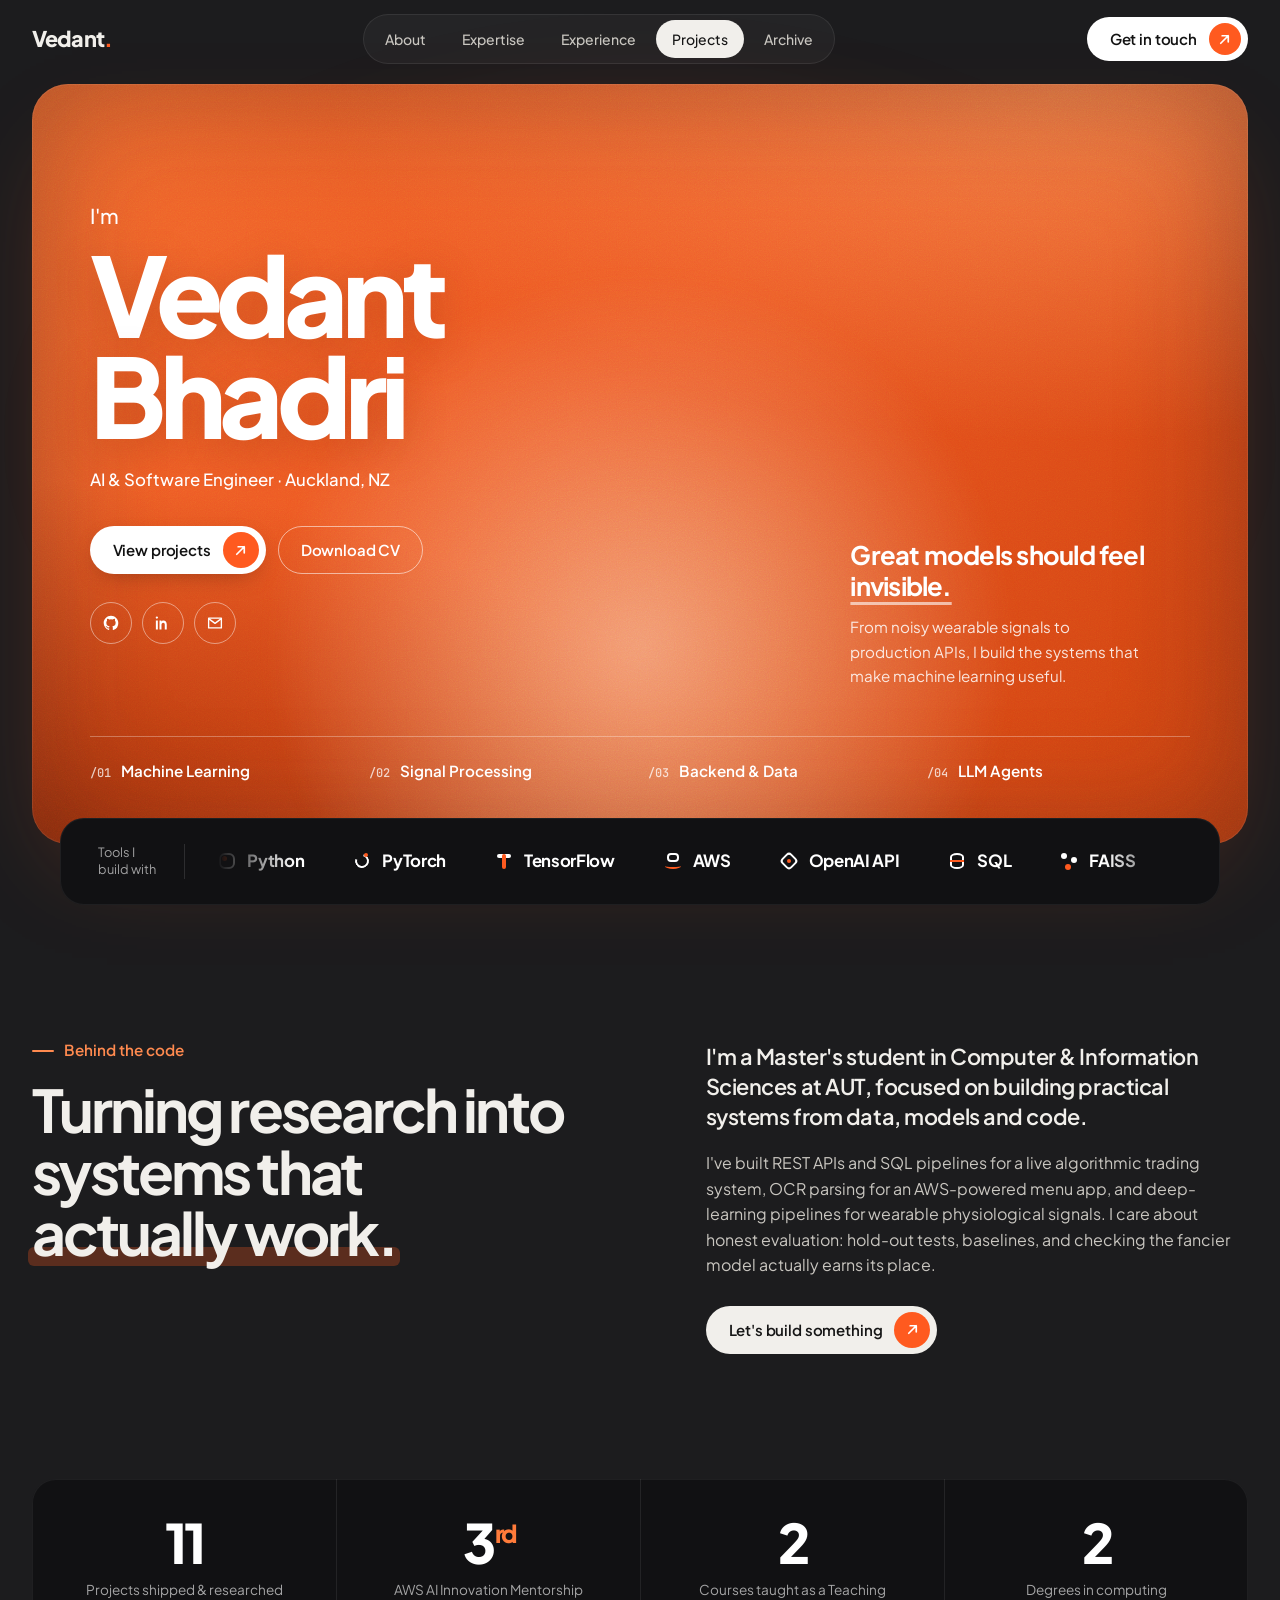
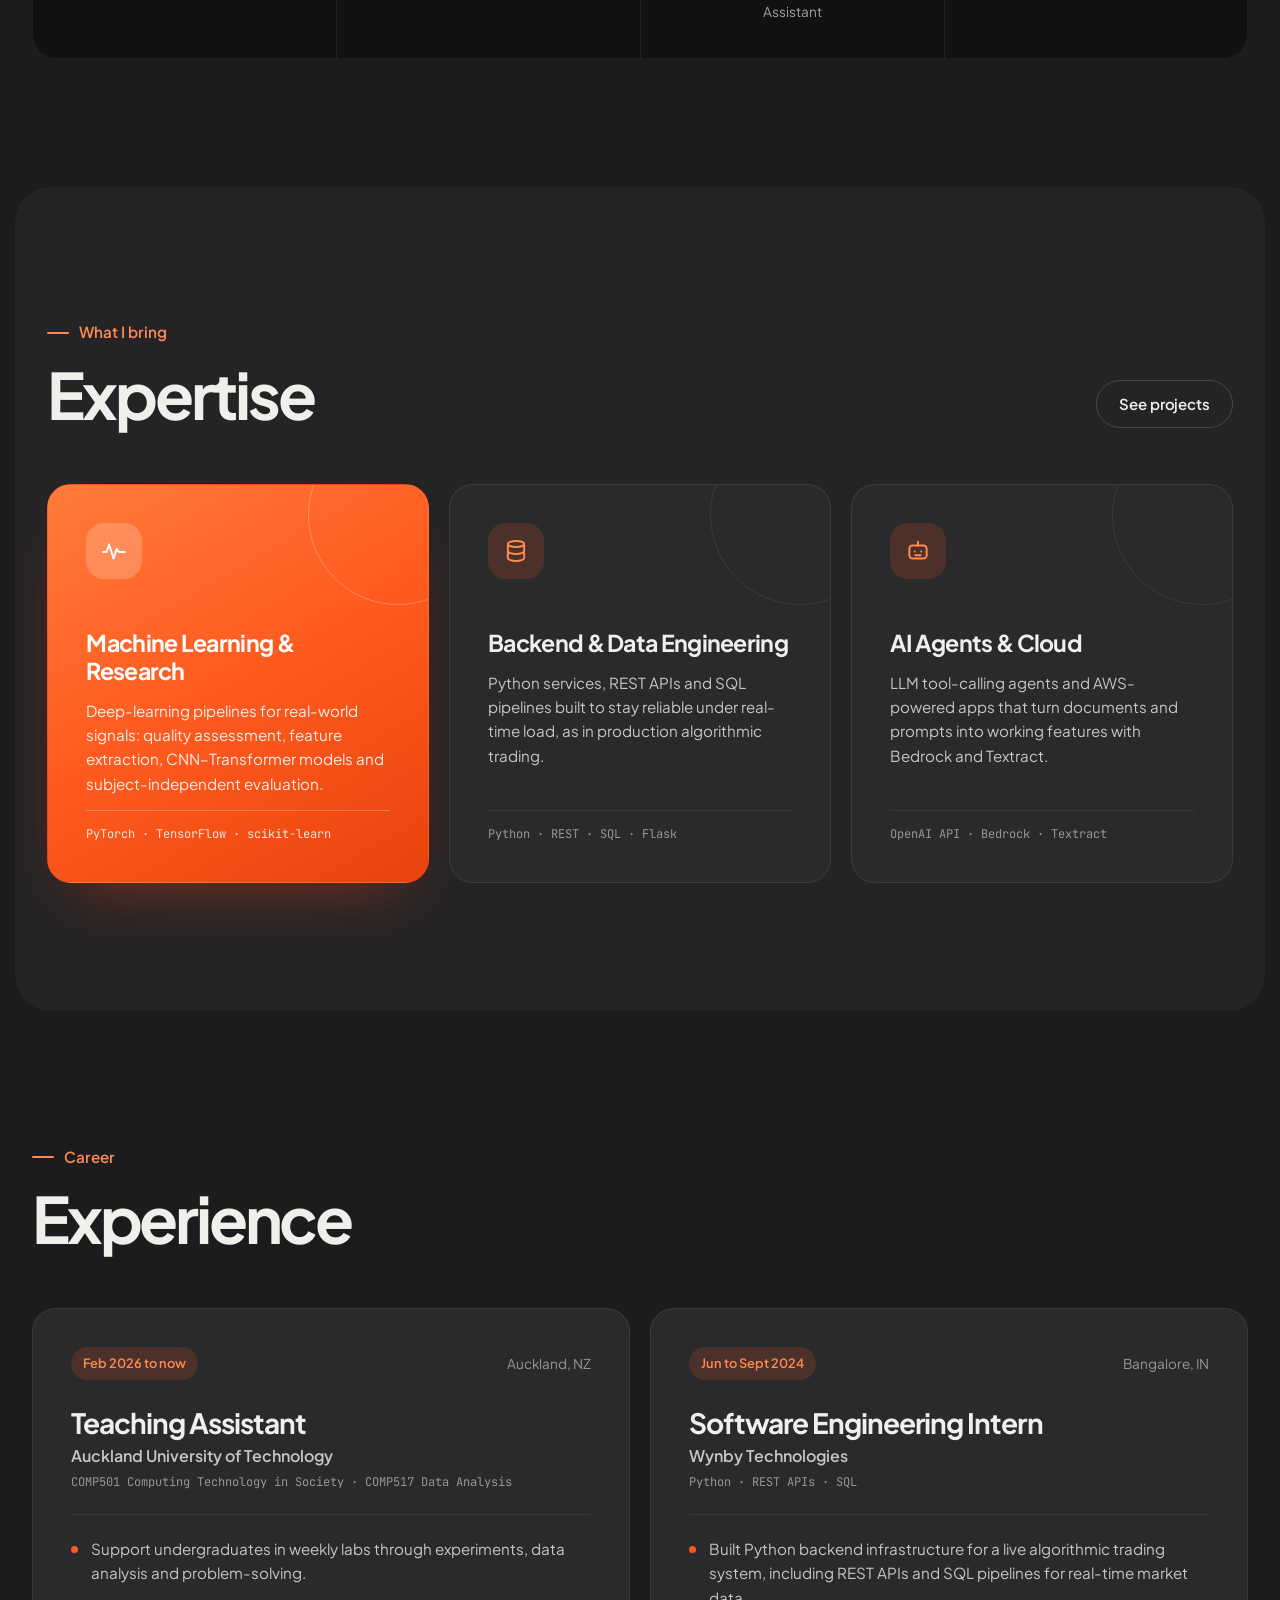
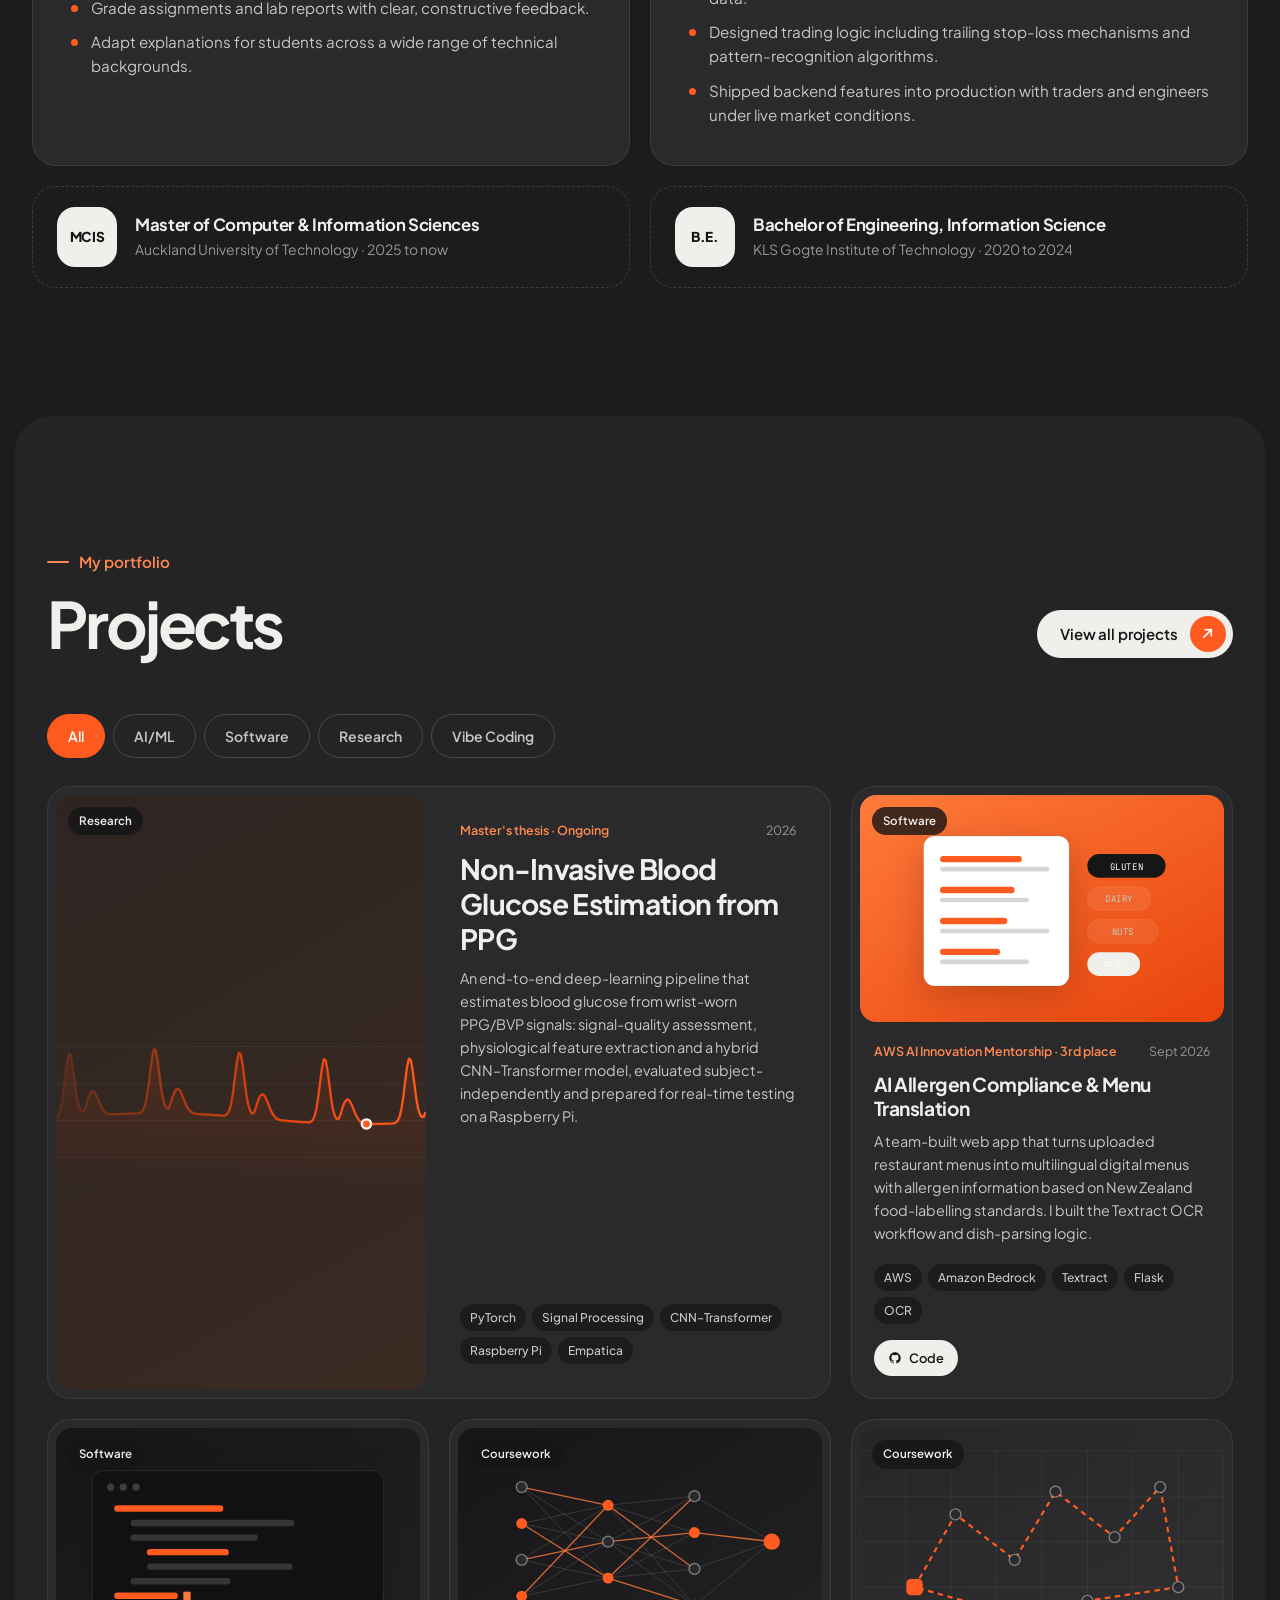
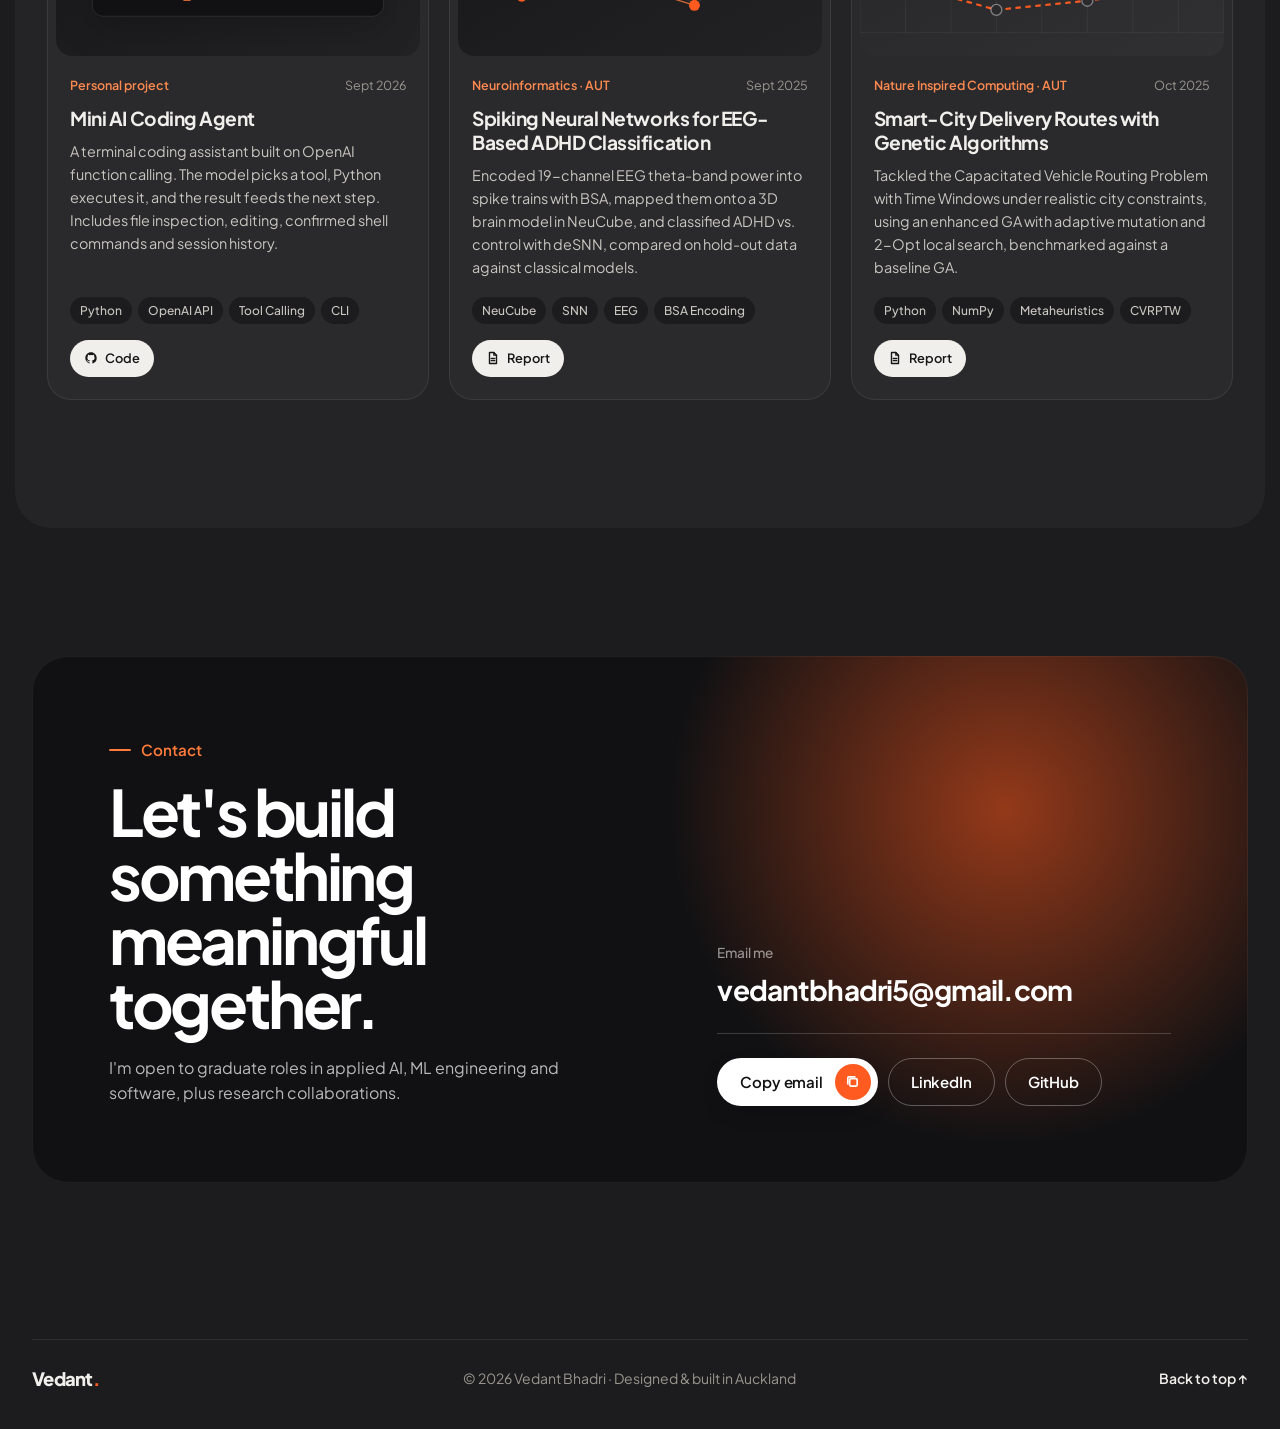
<file: index.html>
<!doctype html>
<html lang="en" data-theme="graphite">
  <head>
    <meta charset="utf-8">
    <meta name="viewport" content="width=device-width, initial-scale=1">
    <title>Vedant Bhadri · AI & Software Engineer</title>
    <meta name="description" content="Vedant Bhadri builds machine learning systems and software, from wearable-signal research to production backends.">
    <meta property="og:title" content="Vedant Bhadri · AI & Software Engineer">
    <meta property="og:description" content="Machine learning, signal processing and software engineering portfolio.">
    <meta property="og:type" content="website">
    <meta name="theme-color" content="#1c1c1e">
    <link rel="icon" href="assets/logo/favicon.svg" type="image/svg+xml">
    <link rel="preconnect" href="https://fonts.googleapis.com">
    <link rel="preconnect" href="https://fonts.gstatic.com" crossorigin>
    <link href="https://fonts.googleapis.com/css2?family=Plus+Jakarta+Sans:wght@400;500;600;700;800&family=JetBrains+Mono:wght@400;500&display=swap" rel="stylesheet">
    <link rel="stylesheet" href="css/styles.css">
  </head>
  <body>
    <a class="skip-link" href="#main">Skip to content</a>

    <!-- ============ NAV ============ -->
    <header class="nav-wrap" data-header>
      <nav class="nav container" aria-label="Primary">
        <a class="brand" href="#top" aria-label="Vedant Bhadri, home">Vedant<span>.</span></a>
        <div class="nav-links" data-nav>
          <a href="#about">About</a>
          <a href="#expertise">Expertise</a>
          <a href="#experience">Experience</a>
          <a href="#projects">Projects</a>
          <a href="projects.html">Archive</a>
        </div>
        <a class="pill-btn pill-btn-light nav-cta" href="#contact">
          Get in touch
          <span class="pill-arrow" aria-hidden="true"><svg viewBox="0 0 16 16"><path d="M4 12 12 4M5.5 4H12v6.5"/></svg></span>
        </a>
        <button class="menu-btn" type="button" aria-expanded="false" aria-controls="mobile-menu" data-menu-btn>
          <span></span><span></span>
          <span class="sr-only">Menu</span>
        </button>
      </nav>
      <div class="mobile-menu container" id="mobile-menu" data-mobile-menu>
        <a href="#about">About</a>
        <a href="#expertise">Expertise</a>
        <a href="#experience">Experience</a>
        <a href="#projects">Projects</a>
        <a href="projects.html">Archive</a>
        <a href="#contact">Contact</a>
      </div>
    </header>

    <main id="main">
      <!-- ============ HERO ============ -->
      <section class="hero-shell" id="top" aria-labelledby="hero-title">
        <div class="hero container">
          <div class="hero-glow" aria-hidden="true"></div>
          <div class="hero-grain" aria-hidden="true"></div>

          <div class="hero-main">
            <div class="hero-copy">
              <p class="hero-hello reveal">I'm</p>
              <h1 id="hero-title" class="reveal">Vedant<br>Bhadri</h1>
              <p class="hero-role reveal">AI &amp; Software Engineer · Auckland, NZ</p>
              <div class="hero-actions reveal">
                <a class="pill-btn pill-btn-light" href="#projects">
                  View projects
                  <span class="pill-arrow" aria-hidden="true"><svg viewBox="0 0 16 16"><path d="M4 12 12 4M5.5 4H12v6.5"/></svg></span>
                </a>
                <a class="pill-btn pill-btn-outline" href="assets/cv/vedant-bhadri-cv.pdf?v=2026-10-21" target="_blank" rel="noopener">Download CV</a>
              </div>
              <ul class="socials reveal" aria-label="Profiles">
                <li><a href="https://github.com/vedantbhadri" target="_blank" rel="noopener" aria-label="GitHub"><svg viewBox="0 0 24 24"><path d="M12 2.25c-5.38 0-9.75 4.37-9.75 9.75 0 4.31 2.8 7.96 6.68 9.25.49.09.67-.21.67-.47v-1.69c-2.72.59-3.3-1.16-3.3-1.16-.44-1.13-1.08-1.43-1.08-1.43-.88-.6.07-.59.07-.59.98.07 1.49 1 1.49 1 .86 1.48 2.27 1.050 2.82.8.09-.62.34-1.05.61-1.29-2.17-.25-4.45-1.09-4.45-4.83 0-1.07.38-1.94 1-2.62-.1-.25-.44-1.25.1-2.59 0 0 .82-.26 2.68 1a9.18 9.18 0 0 1 4.88 0c1.86-1.26 2.68-1 2.68-1 .54 1.34.2 2.34.1 2.59.62.68 1 1.55 1 2.62 0 3.75-2.29 4.58-4.46 4.82.35.3.66.89.66 1.8v2.67c0 .26.18.56.68.47A9.76 9.76 0 0 0 21.75 12c0-5.38-4.37-9.75-9.75-9.75Z"/></svg></a></li>
                <li><a href="https://www.linkedin.com/in/vedant-bhadri/" target="_blank" rel="noopener" aria-label="LinkedIn"><svg viewBox="0 0 24 24"><path d="M5.13 8.62H2.5v12.13h2.63V8.62ZM3.820 3.25a1.53 1.53 0 1 0 0 3.06 1.53 1.53 0 0 0 0-3.06Zm6.04 5.37H7.34v12.13h2.63v-6.2c0-1.63.75-2.91 2.35-2.91 1.37 0 2.04.98 2.04 2.76v6.35h2.63V13.9c0-3.42-1.82-5.17-4.25-5.17-1.43 0-2.3.63-2.88 1.38V8.62Z"/></svg></a></li>
                <li><a href="mailto:vedantbhadri5@gmail.com" aria-label="Email"><svg viewBox="0 0 24 24"><path d="M3.5 5.5h17v13h-17z" fill="none" stroke="currentColor" stroke-width="1.8" stroke-linejoin="round"/><path d="m4 6.5 8 6 8-6" fill="none" stroke="currentColor" stroke-width="1.8" stroke-linejoin="round"/></svg></a></li>
              </ul>
            </div>

            <div class="hero-side reveal">
              <p class="hero-side-title">Great models should feel <em>invisible.</em></p>
              <p>From noisy wearable signals to production APIs, I build the systems that make machine learning useful.</p>
            </div>
          </div>

          <ol class="hero-skills" aria-label="Specialties">
            <li class="reveal"><span>/01</span>Machine Learning</li>
            <li class="reveal"><span>/02</span>Signal Processing</li>
            <li class="reveal"><span>/03</span>Backend &amp; Data</li>
            <li class="reveal"><span>/04</span>LLM Agents</li>
          </ol>
        </div>

        <!-- Dark tool band, Folioblox "trusted by" style -->
        <div class="tool-band container" aria-label="Tools I build with">
          <p class="tool-band-label">Tools I<br>build with</p>
          <div class="tool-marquee">
            <div class="tool-track" data-marquee>
              <span><i class="ti ti-py"></i>Python</span>
              <span><i class="ti ti-torch"></i>PyTorch</span>
              <span><i class="ti ti-tf"></i>TensorFlow</span>
              <span><i class="ti ti-aws"></i>AWS</span>
              <span><i class="ti ti-ai"></i>OpenAI API</span>
              <span><i class="ti ti-db"></i>SQL</span>
              <span><i class="ti ti-vec"></i>FAISS</span>
              <span><i class="ti ti-pi"></i>Raspberry Pi</span>
            </div>
          </div>
        </div>
      </section>

      <!-- ============ ABOUT ============ -->
      <section class="section" id="about" aria-labelledby="about-title">
        <div class="container about">
          <div class="about-head reveal">
            <p class="eyebrow">Behind the code</p>
            <h2 id="about-title">Turning research into systems that <span class="hl">actually work.</span></h2>
          </div>
          <div class="about-body reveal">
            <p class="about-lead">I'm a Master's student in Computer &amp; Information Sciences at AUT, focused on building practical systems from data, models and code.</p>
            <p>I've built REST APIs and SQL pipelines for a live algorithmic trading system, OCR parsing for an AWS-powered menu app, and deep-learning pipelines for wearable physiological signals. I care about honest evaluation: hold-out tests, baselines, and checking the fancier model actually earns its place.</p>
            <a class="pill-btn pill-btn-dark" href="#contact">
              Let's build something
              <span class="pill-arrow" aria-hidden="true"><svg viewBox="0 0 16 16"><path d="M4 12 12 4M5.5 4H12v6.5"/></svg></span>
            </a>
          </div>

          <ul class="stats" aria-label="At a glance">
            <li class="reveal"><strong>11</strong><span>Projects shipped &amp; researched</span></li>
            <li class="reveal"><strong>3<sup>rd</sup></strong><span>AWS AI Innovation Mentorship</span></li>
            <li class="reveal"><strong>2</strong><span>Courses taught as a Teaching Assistant</span></li>
            <li class="reveal"><strong>2</strong><span>Degrees in computing</span></li>
          </ul>
        </div>
      </section>

      <!-- ============ EXPERTISE ============ -->
      <section class="section section-alt" id="expertise" aria-labelledby="expertise-title">
        <div class="container">
          <header class="section-head reveal">
            <div>
              <p class="eyebrow">What I bring</p>
              <h2 id="expertise-title">Expertise</h2>
            </div>
            <a class="pill-btn pill-btn-outline-dark" href="#projects">See projects</a>
          </header>

          <div class="services">
            <article class="service service-accent reveal">
              <span class="service-icon" aria-hidden="true"><svg viewBox="0 0 24 24"><path d="M2 13h3l2.5-7 4 13 3-9 2 3H22"/></svg></span>
              <h3>Machine Learning &amp; Research</h3>
              <p>Deep-learning pipelines for real-world signals: quality assessment, feature extraction, CNN–Transformer models and subject-independent evaluation.</p>
              <p class="service-tags">PyTorch · TensorFlow · scikit-learn</p>
            </article>
            <article class="service reveal">
              <span class="service-icon" aria-hidden="true"><svg viewBox="0 0 24 24"><ellipse cx="12" cy="5.5" rx="7.5" ry="2.75"/><path d="M4.5 5.5v6.5c0 1.5 3.4 2.75 7.5 2.75s7.5-1.25 7.5-2.75V5.5M4.5 12v6.5c0 1.5 3.4 2.75 7.5 2.75s7.5-1.25 7.5-2.75V12"/></svg></span>
              <h3>Backend &amp; Data Engineering</h3>
              <p>Python services, REST APIs and SQL pipelines built to stay reliable under real-time load, as in production algorithmic trading.</p>
              <p class="service-tags">Python · REST · SQL · Flask</p>
            </article>
            <article class="service reveal">
              <span class="service-icon" aria-hidden="true"><svg viewBox="0 0 24 24"><rect x="4" y="7" width="16" height="12" rx="3"/><path d="M12 7V3.5M9 12.5h.01M15 12.5h.01M9.5 16h5"/></svg></span>
              <h3>AI Agents &amp; Cloud</h3>
              <p>LLM tool-calling agents and AWS-powered apps that turn documents and prompts into working features with Bedrock and Textract.</p>
              <p class="service-tags">OpenAI API · Bedrock · Textract</p>
            </article>
          </div>
        </div>
      </section>

      <!-- ============ EXPERIENCE ============ -->
      <section class="section" id="experience" aria-labelledby="exp-title">
        <div class="container">
          <header class="section-head reveal">
            <div>
              <p class="eyebrow">Career</p>
              <h2 id="exp-title">Experience</h2>
            </div>
          </header>

          <div class="exp-grid">
            <article class="exp reveal">
              <div class="exp-top">
                <span class="exp-date">Feb 2026 to now</span>
                <span class="exp-place">Auckland, NZ</span>
              </div>
              <h3>Teaching Assistant</h3>
              <p class="exp-org">Auckland University of Technology</p>
              <p class="exp-sub">COMP501 Computing Technology in Society · COMP517 Data Analysis</p>
              <ul>
                <li>Support undergraduates in weekly labs through experiments, data analysis and problem-solving.</li>
                <li>Grade assignments and lab reports with clear, constructive feedback.</li>
                <li>Adapt explanations for students across a wide range of technical backgrounds.</li>
              </ul>
            </article>
            <article class="exp reveal">
              <div class="exp-top">
                <span class="exp-date">Jun to Sept 2024</span>
                <span class="exp-place">Bangalore, IN</span>
              </div>
              <h3>Software Engineering Intern</h3>
              <p class="exp-org">Wynby Technologies</p>
              <p class="exp-sub">Python · REST APIs · SQL</p>
              <ul>
                <li>Built Python backend infrastructure for a live algorithmic trading system, including REST APIs and SQL pipelines for real-time market data.</li>
                <li>Designed trading logic including trailing stop-loss mechanisms and pattern-recognition algorithms.</li>
                <li>Shipped backend features into production with traders and engineers under live market conditions.</li>
              </ul>
            </article>
          </div>

          <div class="edu-row">
            <article class="edu reveal">
              <span class="edu-badge">MCIS</span>
              <div>
                <h3>Master of Computer &amp; Information Sciences</h3>
                <p>Auckland University of Technology · 2025 to now</p>
              </div>
            </article>
            <article class="edu reveal">
              <span class="edu-badge">B.E.</span>
              <div>
                <h3>Bachelor of Engineering, Information Science</h3>
                <p>KLS Gogte Institute of Technology · 2020 to 2024</p>
              </div>
            </article>
          </div>
        </div>
      </section>

      <!-- ============ PROJECTS ============ -->
      <section class="section section-alt" id="projects" aria-labelledby="projects-title">
        <div class="container">
          <header class="section-head reveal">
            <div>
              <p class="eyebrow">My portfolio</p>
              <h2 id="projects-title">Projects</h2>
            </div>
            <a class="pill-btn pill-btn-dark" href="projects.html">
              View all projects
              <span class="pill-arrow" aria-hidden="true"><svg viewBox="0 0 16 16"><path d="M4 12 12 4M5.5 4H12v6.5"/></svg></span>
            </a>
          </header>

          <div class="filters reveal" role="tablist" aria-label="Filter projects" data-filters>
            <button class="filter is-active" type="button" role="tab" aria-selected="true" data-filter="All">All</button>
            <button class="filter" type="button" role="tab" aria-selected="false" data-filter="AI/ML">AI/ML</button>
            <button class="filter" type="button" role="tab" aria-selected="false" data-filter="Software">Software</button>
            <button class="filter" type="button" role="tab" aria-selected="false" data-filter="Research">Research</button>
            <button class="filter" type="button" role="tab" aria-selected="false" data-filter="Vibe Coding">Vibe Coding</button>
          </div>

          <div class="work-grid" data-projects="featured"></div>
        </div>
      </section>

      <!-- ============ CONTACT ============ -->
      <section class="section" id="contact" aria-labelledby="contact-title">
        <div class="container">
          <div class="contact reveal">
            <div class="contact-glow" aria-hidden="true"></div>
            <div class="contact-left">
              <p class="eyebrow eyebrow-light">Contact</p>
              <h2 id="contact-title">Let's build something meaningful together.</h2>
              <p>I'm open to graduate roles in applied AI, ML engineering and software, plus research collaborations.</p>
            </div>
            <div class="contact-right">
              <a class="contact-mail" href="mailto:vedantbhadri5@gmail.com">
                <span>Email me</span>
                vedantbhadri5@gmail.com
              </a>
              <div class="contact-actions">
                <button class="pill-btn pill-btn-light" type="button" data-copy="vedantbhadri5@gmail.com">
                  <span data-copy-label>Copy email</span>
                  <span class="pill-arrow" aria-hidden="true"><svg viewBox="0 0 16 16"><rect x="5" y="5" width="8" height="8" rx="1.5"/><path d="M3 10.5V4a1 1 0 0 1 1-1h6.5"/></svg></span>
                </button>
                <a class="pill-btn pill-btn-outline" href="https://www.linkedin.com/in/vedant-bhadri/" target="_blank" rel="noopener">LinkedIn</a>
                <a class="pill-btn pill-btn-outline" href="https://github.com/vedantbhadri" target="_blank" rel="noopener">GitHub</a>
              </div>
            </div>
          </div>
        </div>
      </section>
    </main>

    <footer class="footer">
      <div class="container footer-inner">
        <a class="brand" href="#top">Vedant<span>.</span></a>
        <p>© <span data-year>2026</span> Vedant Bhadri · Designed &amp; built in Auckland</p>
        <a class="footer-top" href="#top">Back to top ↑</a>
      </div>
    </footer>

    <script src="js/data.js"></script>
    <script src="js/main.js"></script>
  </body>
</html>
</file>
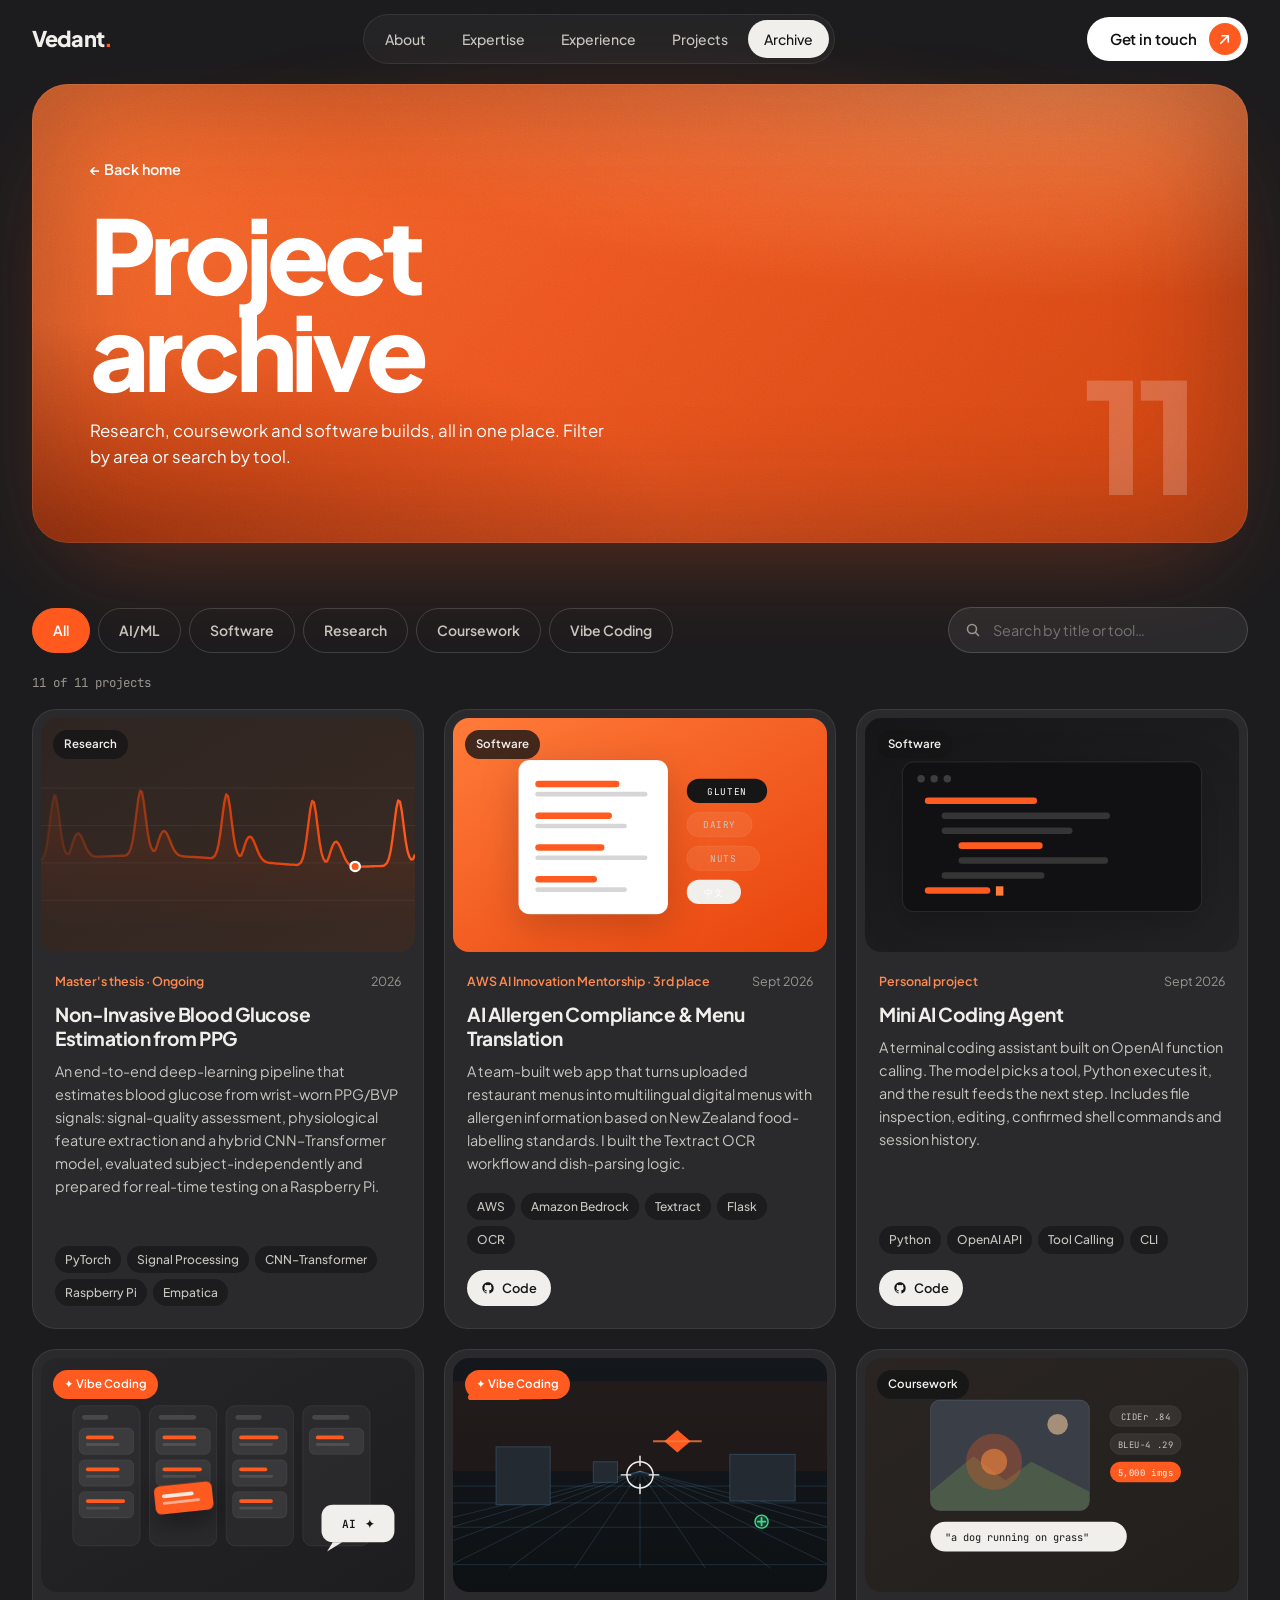
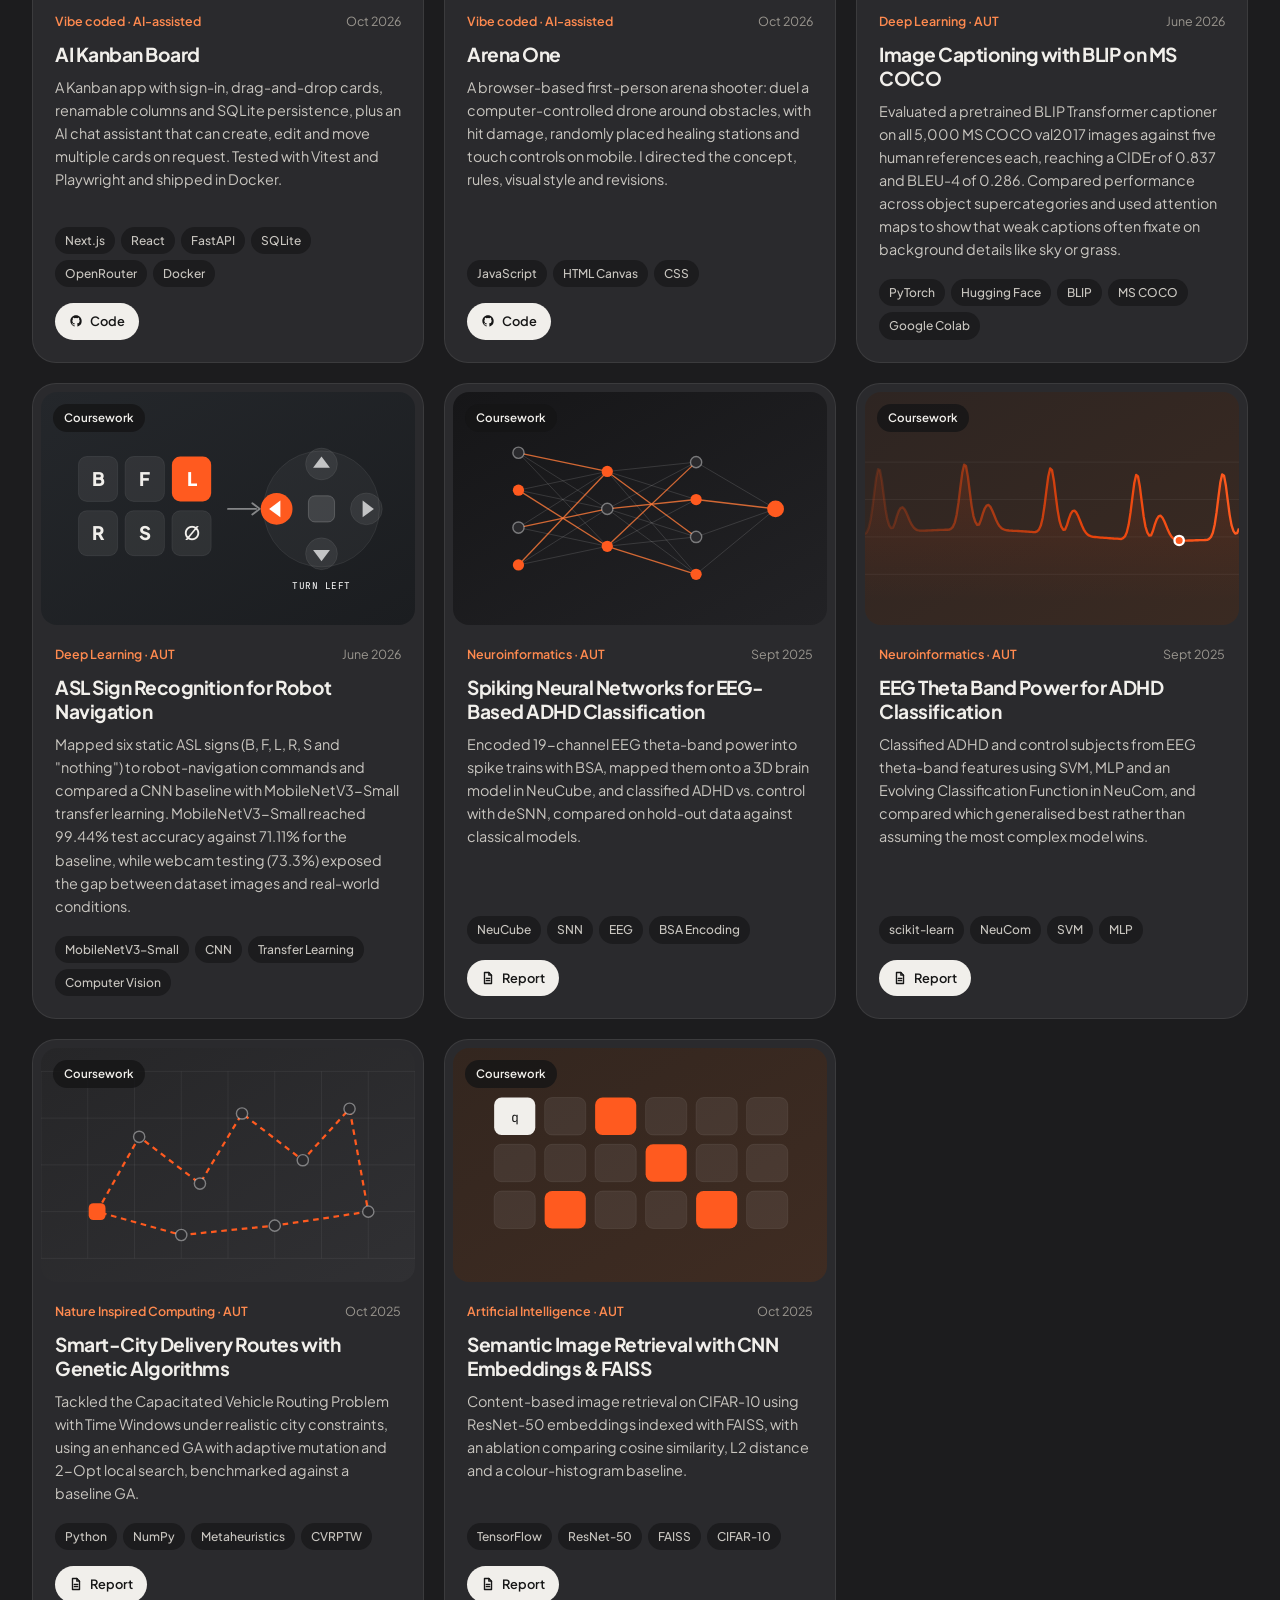
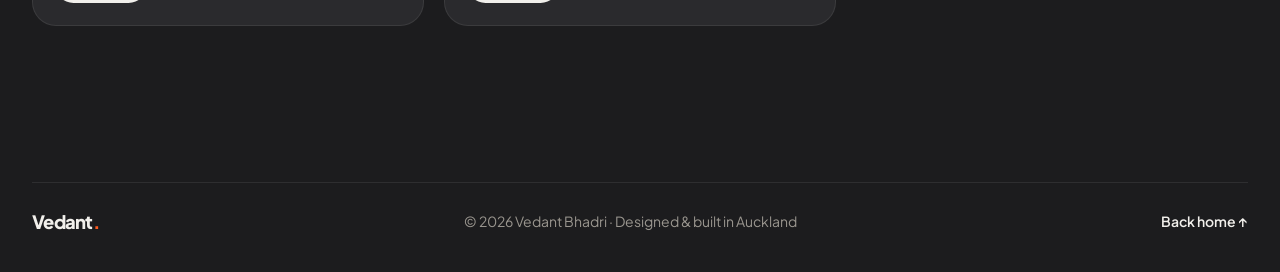
<file: projects.html>
<!doctype html>
<html lang="en" data-theme="graphite">
  <head>
    <meta charset="utf-8">
    <meta name="viewport" content="width=device-width, initial-scale=1">
    <title>Project Archive · Vedant Bhadri</title>
    <meta name="description" content="All projects by Vedant Bhadri: research, coursework and software builds in AI, ML and engineering.">
    <meta name="theme-color" content="#1c1c1e">
    <link rel="icon" href="assets/logo/favicon.svg" type="image/svg+xml">
    <link rel="preconnect" href="https://fonts.googleapis.com">
    <link rel="preconnect" href="https://fonts.gstatic.com" crossorigin>
    <link href="https://fonts.googleapis.com/css2?family=Plus+Jakarta+Sans:wght@400;500;600;700;800&family=JetBrains+Mono:wght@400;500&display=swap" rel="stylesheet">
    <link rel="stylesheet" href="css/styles.css">
  </head>
  <body>
    <a class="skip-link" href="#main">Skip to content</a>

    <header class="nav-wrap" data-header>
      <nav class="nav container" aria-label="Primary">
        <a class="brand" href="index.html" aria-label="Vedant Bhadri, home">Vedant<span>.</span></a>
        <div class="nav-links" data-nav>
          <a href="index.html#about">About</a>
          <a href="index.html#expertise">Expertise</a>
          <a href="index.html#experience">Experience</a>
          <a href="index.html#projects">Projects</a>
          <a href="projects.html" aria-current="page">Archive</a>
        </div>
        <a class="pill-btn pill-btn-light nav-cta" href="index.html#contact">
          Get in touch
          <span class="pill-arrow" aria-hidden="true"><svg viewBox="0 0 16 16"><path d="M4 12 12 4M5.5 4H12v6.5"/></svg></span>
        </a>
        <button class="menu-btn" type="button" aria-expanded="false" aria-controls="mobile-menu" data-menu-btn>
          <span></span><span></span>
          <span class="sr-only">Menu</span>
        </button>
      </nav>
      <div class="mobile-menu container" id="mobile-menu" data-mobile-menu>
        <a href="index.html#about">About</a>
        <a href="index.html#expertise">Expertise</a>
        <a href="index.html#experience">Experience</a>
        <a href="index.html#projects">Projects</a>
        <a href="projects.html" aria-current="page">Archive</a>
        <a href="index.html#contact">Contact</a>
      </div>
    </header>

    <main id="main">
      <section class="archive-shell" aria-labelledby="archive-title">
        <div class="container archive-hero">
          <div class="hero-grain" aria-hidden="true"></div>
          <a class="back-link reveal" href="index.html">← Back home</a>
          <h1 id="archive-title" class="reveal">Project<br>archive</h1>
          <p class="reveal">Research, coursework and software builds, all in one place. Filter by area or search by tool.</p>
          <span class="archive-count" data-total aria-hidden="true">07</span>
        </div>
      </section>

      <section class="section section-archive" aria-label="All projects">
        <div class="container">
          <div class="toolbar reveal">
            <div class="filters" role="tablist" aria-label="Filter projects" data-filters>
              <button class="filter is-active" type="button" role="tab" aria-selected="true" data-filter="All">All</button>
              <button class="filter" type="button" role="tab" aria-selected="false" data-filter="AI/ML">AI/ML</button>
              <button class="filter" type="button" role="tab" aria-selected="false" data-filter="Software">Software</button>
              <button class="filter" type="button" role="tab" aria-selected="false" data-filter="Research">Research</button>
              <button class="filter" type="button" role="tab" aria-selected="false" data-filter="Coursework">Coursework</button>
              <button class="filter" type="button" role="tab" aria-selected="false" data-filter="Vibe Coding">Vibe Coding</button>
            </div>
            <label class="search">
              <svg viewBox="0 0 16 16" aria-hidden="true"><circle cx="7" cy="7" r="4.5"/><path d="m10.5 10.5 3 3"/></svg>
              <span class="sr-only">Search projects</span>
              <input type="search" placeholder="Search by title or tool…" data-search>
            </label>
          </div>
          <p class="count" data-count aria-live="polite"></p>
          <div class="work-grid" data-projects="all"></div>
          <p class="empty" data-empty hidden>No projects match that search, yet.</p>
        </div>
      </section>
    </main>

    <footer class="footer">
      <div class="container footer-inner">
        <a class="brand" href="index.html">Vedant<span>.</span></a>
        <p>© <span data-year>2026</span> Vedant Bhadri · Designed &amp; built in Auckland</p>
        <a class="footer-top" href="index.html">Back home ↑</a>
      </div>
    </footer>

    <script src="js/data.js"></script>
    <script src="js/main.js"></script>
  </body>
</html>
</file>
<file: css/styles.css>
/* =========================================================
   Vedant Bhadri · Portfolio v2
   Light base · vivid orange hero · ink contrast bands
   ========================================================= */

:root {
  color-scheme: light;

  --bg: #f4f1ec;
  --bg-alt: #ebe6de;
  --surface: #ffffff;

  --ink: #121212;
  --ink-2: #3a3a3a;
  --muted: #6f6a63;
  --line: rgba(18, 18, 18, 0.09);
  --line-2: rgba(18, 18, 18, 0.16);

  --orange: #ff5a1f;
  --orange-2: #ff7b3a;
  --orange-deep: #e8430b;
  --orange-soft: #ffe6da;
  --band: #161514;
  --accent-text: var(--orange-deep);
  --solid-bg: var(--ink);          /* filled dark buttons, active pills, badges */
  --solid-fg: #fff;
  --nav-bg: rgba(244, 241, 236, .82);
  --chip-bg: rgba(255,255,255,.6);
  --hover-tint: rgba(18,18,18,.05);
  --accent: var(--orange-deep);   /* used by generated SVG visuals */
  --accent-2: var(--orange);

  --font: "Plus Jakarta Sans", ui-sans-serif, system-ui, -apple-system, "Segoe UI", sans-serif;
  --mono: "JetBrains Mono", ui-monospace, "SF Mono", Menlo, monospace;

  --r-sm: 14px;
  --r: 24px;
  --r-lg: 36px;

  --shadow: 0 1px 2px rgba(18,18,18,.04), 0 18px 40px -18px rgba(18,18,18,.18);
  --shadow-orange: 0 30px 60px -24px rgba(232, 67, 11, 0.55);

  --max: 1240px;
  --gutter: clamp(16px, 3.5vw, 32px);
  --ease: cubic-bezier(0.22, 1, 0.36, 1);
}

/* ---------- Base ---------- */
*, *::before, *::after { box-sizing: border-box; }
html { scroll-behavior: smooth; scroll-padding-top: 90px; -webkit-text-size-adjust: 100%; }
body {
  margin: 0;
  background: var(--bg);
  color: var(--ink);
  font-family: var(--font);
  font-size: 16px;
  line-height: 1.6;
  -webkit-font-smoothing: antialiased;
  overflow-x: hidden;
}
::selection { background: var(--orange); color: #fff; }
img, svg { display: block; max-width: 100%; }
a { color: inherit; text-decoration: none; }
button { font: inherit; color: inherit; }
h1, h2, h3, p { margin: 0; }
h1, h2, h3 { letter-spacing: -0.035em; line-height: 1.05; font-weight: 700; }
:focus-visible { outline: 2px solid var(--orange); outline-offset: 3px; border-radius: 8px; }

.container { width: min(var(--max), 100% - 2 * var(--gutter)); margin-inline: auto; }
.sr-only { position: absolute; width: 1px; height: 1px; overflow: hidden; clip: rect(0 0 0 0); white-space: nowrap; }
.skip-link {
  position: fixed; left: 16px; top: -60px; z-index: 100; padding: 10px 16px;
  border-radius: 999px; background: var(--ink); color: #fff; transition: top .2s;
}
.skip-link:focus { top: 16px; }

/* ---------- Pill buttons (arrow badge) ---------- */
.pill-btn {
  display: inline-flex; align-items: center; gap: 12px;
  min-height: 48px; padding: 0 6px 0 22px;
  border: 1px solid transparent; border-radius: 999px;
  font-size: 0.9375rem; font-weight: 600; letter-spacing: -0.01em;
  cursor: pointer; white-space: nowrap;
  transition: transform .3s var(--ease), background .2s, color .2s, border-color .2s, box-shadow .3s var(--ease);
}
.pill-btn:not(:has(.pill-arrow)) { padding: 0 22px; }
.pill-btn:hover { transform: translateY(-2px); }
.pill-arrow {
  display: grid; place-items: center; flex: none;
  width: 36px; height: 36px; border-radius: 50%;
  background: var(--orange); color: #fff;
  transition: transform .35s var(--ease), background .2s;
}
.pill-arrow svg { width: 15px; height: 15px; fill: none; stroke: currentColor; stroke-width: 1.8; stroke-linecap: round; stroke-linejoin: round; }
.pill-btn:hover .pill-arrow { transform: rotate(45deg); }
.pill-btn[data-copy]:hover .pill-arrow { transform: none; }

.pill-btn-light { background: #fff; color: #121212; box-shadow: 0 8px 24px -10px rgba(0,0,0,.35); }
.pill-btn-dark { background: var(--solid-bg); color: var(--solid-fg); }
.pill-btn-dark:hover { background: var(--solid-bg); filter: brightness(1.15); box-shadow: 0 14px 28px -12px rgba(0,0,0,.5); }
.pill-btn-outline { border-color: rgba(255,255,255,.55); color: #fff; }
.pill-btn-outline:hover { background: rgba(255,255,255,.14); border-color: #fff; }
.pill-btn-outline-dark { border-color: var(--line-2); color: var(--ink); }
.pill-btn-outline-dark:hover { border-color: var(--ink); background: var(--surface); }

/* ---------- Nav ---------- */
.nav-wrap {
  position: fixed; inset: 0 0 auto; z-index: 50;
  padding: 14px 0;
  transition: padding .35s var(--ease), background .35s, box-shadow .35s;
}
.nav-wrap.is-scrolled {
  padding: 8px 0;
  background: var(--nav-bg);
  box-shadow: 0 1px 0 var(--line);
  backdrop-filter: saturate(1.4) blur(16px); -webkit-backdrop-filter: saturate(1.4) blur(16px);
}
.nav { display: flex; align-items: center; gap: 16px; }
.brand { font-size: 1.35rem; font-weight: 800; letter-spacing: -0.04em; margin-right: auto; }
.brand span { color: var(--orange); }
.nav-links { display: flex; gap: 4px; padding: 5px; border-radius: 999px; background: var(--chip-bg); border: 1px solid var(--line); }
.nav-links a {
  padding: 8px 16px; border-radius: 999px;
  font-size: 0.875rem; font-weight: 500; color: var(--ink-2);
  transition: background .2s, color .2s;
}
.nav-links a:hover { color: var(--ink); background: var(--hover-tint); }
.nav-links a.is-active, .nav-links a[aria-current="page"] { background: var(--solid-bg); color: var(--solid-fg); }
.nav-cta { margin-left: auto; min-height: 44px; }
.nav-cta .pill-arrow { width: 32px; height: 32px; }
.nav-wrap:not(.is-scrolled) .nav-cta { box-shadow: none; border-color: var(--line); }

.menu-btn {
  display: none; position: relative; width: 44px; height: 44px; border: 0; border-radius: 50%;
  background: var(--solid-bg); cursor: pointer;
}
.menu-btn span:not(.sr-only) { position: absolute; left: 14px; width: 16px; height: 2px; border-radius: 2px; background: var(--solid-fg); transition: transform .3s var(--ease); }
.menu-btn span:nth-child(1) { top: 17px; }
.menu-btn span:nth-child(2) { top: 24px; }
.menu-open .menu-btn span:nth-child(1) { transform: translateY(3.5px) rotate(45deg); }
.menu-open .menu-btn span:nth-child(2) { transform: translateY(-3.5px) rotate(-45deg); }
.mobile-menu {
  display: none; margin-top: 10px; padding: 8px;
  background: var(--surface); border: 1px solid var(--line); border-radius: var(--r); box-shadow: var(--shadow);
}
.mobile-menu a { display: block; padding: 13px 16px; border-radius: 14px; font-size: 1.05rem; font-weight: 600; }
.mobile-menu a:hover { background: var(--bg); }

/* ---------- Hero ---------- */
.hero-shell { padding-top: 84px; }

.hero {
  position: relative; isolation: isolate; overflow: hidden;
  display: flex; flex-direction: column;
  min-height: min(760px, calc(100vh - 100px));
  padding: clamp(36px, 5vw, 64px) clamp(24px, 4.5vw, 64px) calc(clamp(28px, 3vw, 40px) + 22px); /* extra bottom room: the tools strip overlaps the panel by 26px */
  border-radius: var(--r-lg);
  background:
    radial-gradient(120% 90% at 85% 0%, #ffb07a 0%, transparent 55%),
    radial-gradient(90% 80% at 0% 100%, #c93a08 0%, transparent 60%),
    linear-gradient(135deg, var(--orange-2) 0%, var(--orange) 45%, var(--orange-deep) 100%);
  color: #fff;
  box-shadow: var(--shadow-orange);
}
.hero-glow {
  position: absolute; z-index: -1; left: 50%; bottom: -30%;
  width: 70%; aspect-ratio: 1; transform: translateX(-50%);
  border-radius: 50%;
  background: radial-gradient(circle, rgba(255, 220, 190, .55), transparent 62%);
  filter: blur(10px);
  animation: breathe 9s ease-in-out infinite alternate;
}
@keyframes breathe { to { transform: translateX(-50%) scale(1.12); opacity: .75; } }
.hero-grain {
  position: absolute; inset: 0; z-index: -1; opacity: .22; mix-blend-mode: overlay; pointer-events: none;
  background-image: url("data:image/svg+xml,%3Csvg xmlns='http://www.w3.org/2000/svg' width='160' height='160'%3E%3Cfilter id='n'%3E%3CfeTurbulence type='fractalNoise' baseFrequency='.9' numOctaves='2' stitchTiles='stitch'/%3E%3C/filter%3E%3Crect width='100%25' height='100%25' filter='url(%23n)'/%3E%3C/svg%3E");
}

.hero-main {
  flex: 1;
  display: grid;
  grid-template-columns: minmax(0, 1.6fr) minmax(0, 0.8fr);
  align-items: end;
  gap: clamp(16px, 3vw, 40px);
}
.hero-copy { align-self: center; position: relative; z-index: 2; }
.hero-hello { font-size: clamp(1.1rem, 1.6vw, 1.35rem); font-weight: 500; opacity: .9; margin-bottom: 10px; }
.hero h1 {
  font-size: clamp(3.4rem, 8.6vw, 7.4rem);
  font-weight: 800;
  line-height: .92;
  letter-spacing: -0.055em;
  text-shadow: 0 10px 40px rgba(120, 30, 0, .25);
}
.hero-role { margin-top: 22px; font-size: 1.05rem; font-weight: 500; opacity: .92; }
.hero-actions { display: flex; flex-wrap: wrap; gap: 12px; margin-top: 32px; }
.socials { display: flex; gap: 10px; margin: 28px 0 0; padding: 0; list-style: none; }
.socials a {
  display: grid; place-items: center; width: 42px; height: 42px; border-radius: 50%;
  border: 1px solid rgba(255,255,255,.45);
  transition: background .2s, color .2s, transform .3s var(--ease);
}
.socials a:hover { background: #fff; color: var(--orange); transform: translateY(-2px); }
.socials svg { width: 18px; height: 18px; fill: currentColor; }

.hero-side { align-self: end; justify-self: end; max-width: 340px; padding-bottom: 8px; position: relative; z-index: 2; }
.hero-side-title { font-size: clamp(1.3rem, 2vw, 1.7rem); font-weight: 700; line-height: 1.2; letter-spacing: -0.03em; margin-bottom: 14px; }
.hero-side-title em { font-style: normal; text-decoration: underline; text-decoration-thickness: 3px; text-underline-offset: 6px; text-decoration-color: rgba(255,255,255,.6); }
.hero-side p:not(.hero-side-title) { font-size: .95rem; opacity: .85; max-width: 300px; }

.hero-skills {
  position: relative; z-index: 2;
  display: grid; grid-template-columns: repeat(4, 1fr); gap: 16px;
  margin: 40px 0 0; padding: 22px 0 0; list-style: none;
  border-top: 1px solid rgba(255,255,255,.3);
}
.hero-skills li { display: flex; align-items: baseline; gap: 10px; font-weight: 600; font-size: .95rem; }
.hero-skills span { font-family: var(--mono); font-size: .75rem; font-weight: 500; opacity: .75; }

/* Dark tool band */
.tool-band {
  position: relative; z-index: 3;
  display: flex; align-items: center; gap: 32px;
  margin-top: -26px;
  padding: 26px clamp(20px, 3vw, 40px);
  width: min(calc(var(--max) - 80px), 100% - 2 * var(--gutter) - 32px);
  border-radius: var(--r);
  background: var(--band); color: #fff;
  box-shadow: 0 24px 48px -20px rgba(0,0,0,.45);
}
.tool-band-label { flex: none; font-size: .8rem; line-height: 1.35; color: rgba(255,255,255,.6); padding-right: 28px; border-right: 1px solid rgba(255,255,255,.12); }
.tool-marquee {
  overflow: hidden; flex: 1;
  mask-image: linear-gradient(90deg, transparent, #000 8%, #000 92%, transparent);
  -webkit-mask-image: linear-gradient(90deg, transparent, #000 8%, #000 92%, transparent);
}
.tool-track { display: flex; width: max-content; animation: marquee 34s linear infinite; }
.tool-marquee:hover .tool-track { animation-play-state: paused; }
.tool-track span { display: inline-flex; align-items: center; gap: 10px; padding-right: 48px; font-weight: 700; font-size: 1.05rem; white-space: nowrap; letter-spacing: -0.02em; }
@keyframes marquee { to { transform: translateX(-50%); } }

/* Tool glyphs: tiny CSS marks, brand-neutral */
.ti { position: relative; display: inline-block; width: 20px; height: 20px; flex: none; }
.ti::before, .ti::after { content: ""; position: absolute; }
.ti-py::before { inset: 2px; border-radius: 6px; border: 2px solid #fff; }
.ti-py::after { width: 5px; height: 5px; border-radius: 50%; background: var(--orange); top: 5px; left: 5px; }
.ti-torch::before { inset: 3px; border-radius: 50%; border: 2px solid #fff; border-top-color: transparent; transform: rotate(-30deg); }
.ti-torch::after { width: 4px; height: 4px; border-radius: 50%; background: var(--orange); top: 2px; right: 4px; }
.ti-tf::before { left: 3px; right: 3px; top: 3px; height: 4px; background: #fff; border-radius: 2px; }
.ti-tf::after { left: 8px; width: 4px; top: 3px; bottom: 2px; background: var(--orange); border-radius: 2px; }
.ti-aws::before { left: 2px; right: 2px; bottom: 2px; height: 6px; border-bottom: 2px solid var(--orange); border-radius: 0 0 50% 50%; }
.ti-aws::after { inset: 2px 4px 9px; border: 2px solid #fff; border-radius: 4px; }
.ti-ai::before { inset: 3px; border: 2px solid #fff; transform: rotate(45deg); border-radius: 4px; }
.ti-ai::after { inset: 8px; background: var(--orange); border-radius: 50%; }
.ti-db::before { inset: 2px 3px; border: 2px solid #fff; border-radius: 50% / 25%; }
.ti-db::after { left: 3px; right: 3px; top: 9px; height: 2px; background: var(--orange); }
.ti-vec::before { width: 6px; height: 6px; border-radius: 50%; background: #fff; top: 2px; left: 2px; box-shadow: 10px 4px 0 #fff, 4px 11px 0 var(--orange); }
.ti-pi::before { inset: 3px; border-radius: 50%; background: var(--orange); }
.ti-pi::after { inset: 7px; border-radius: 50%; background: var(--band); }

/* ---------- Sections ---------- */
.section { padding: clamp(84px, 10vw, 130px) 0; }
.section-alt { background: var(--bg-alt); border-radius: var(--r-lg); margin-inline: clamp(0px, 1.2vw, 16px); }
.section-head { display: flex; align-items: flex-end; justify-content: space-between; gap: 24px; margin-bottom: clamp(36px, 4.5vw, 56px); }
.section-head h2 { font-size: clamp(2.4rem, 5vw, 4rem); letter-spacing: -0.05em; }

.eyebrow {
  display: inline-flex; align-items: center; gap: 10px; margin-bottom: 16px;
  color: var(--accent-text); font-weight: 600; font-size: .95rem;
}
.eyebrow::before { content: ""; width: 22px; height: 2px; border-radius: 2px; background: currentColor; }
.eyebrow-light { color: var(--orange-2); }

/* ---------- About ---------- */
.about { display: grid; grid-template-columns: 1.1fr 1fr; gap: clamp(32px, 6vw, 96px); align-items: start; }
.about-head h2 { font-size: clamp(2.2rem, 4.6vw, 3.8rem); letter-spacing: -0.05em; }
.hl { position: relative; white-space: nowrap; z-index: 0; }
.hl::after {
  content: ""; position: absolute; z-index: -1; left: -4px; right: -4px; bottom: .06em; height: .32em;
  background: var(--orange-soft); border-radius: 6px;
}
.about-body { display: grid; gap: 18px; justify-items: start; padding-top: 8px; }
.about-lead { font-size: clamp(1.2rem, 1.7vw, 1.4rem); font-weight: 600; line-height: 1.4; letter-spacing: -0.02em; }
.about-body p:not(.about-lead) { color: var(--ink-2); }
.about-body .pill-btn { margin-top: 10px; }

.stats {
  grid-column: 1 / -1;
  display: grid; grid-template-columns: repeat(4, 1fr);
  margin: clamp(24px, 4vw, 48px) 0 0; padding: 0; list-style: none;
  background: var(--band); color: #fff;
  border-radius: var(--r);
  overflow: hidden;
}
.stats li { padding: clamp(24px, 3vw, 36px); text-align: center; border-left: 1px solid rgba(255,255,255,.08); }
.stats li:first-child { border-left: 0; }
.stats strong { display: block; font-size: clamp(2.4rem, 4.4vw, 3.4rem); font-weight: 800; letter-spacing: -0.05em; line-height: 1; }
.stats sup { font-size: .45em; vertical-align: top; position: relative; top: .25em; margin-left: 2px; color: var(--orange-2); }
.stats span { display: block; margin-top: 10px; font-size: .85rem; color: rgba(255,255,255,.62); }

/* ---------- Expertise ---------- */
.services { display: grid; grid-template-columns: repeat(3, 1fr); gap: 20px; }
.service {
  position: relative; overflow: hidden;
  display: flex; flex-direction: column; gap: 14px;
  padding: clamp(26px, 3vw, 38px);
  min-height: 340px;
  background: var(--surface);
  border-radius: var(--r);
  border: 1px solid var(--line);
  transition: transform .45s var(--ease), box-shadow .45s var(--ease);
}
.service:hover { transform: translateY(-6px); box-shadow: var(--shadow); }
.service-icon {
  display: grid; place-items: center; width: 56px; height: 56px;
  border-radius: 18px; background: var(--orange-soft); color: var(--accent-text);
  margin-bottom: 36px;
}
.service-icon svg { width: 26px; height: 26px; fill: none; stroke: currentColor; stroke-width: 1.8; stroke-linecap: round; stroke-linejoin: round; }
.service h3 { font-size: 1.45rem; letter-spacing: -0.03em; line-height: 1.2; }
.service p { color: var(--ink-2); font-size: .95rem; }
.service .service-tags { margin-top: auto; font-family: var(--mono); font-size: .75rem; color: var(--muted); padding-top: 14px; border-top: 1px solid var(--line); }
.service-accent {
  background: linear-gradient(150deg, var(--orange-2), var(--orange) 50%, var(--orange-deep));
  color: #fff; border-color: transparent;
  box-shadow: var(--shadow-orange);
}
.service-accent p { color: rgba(255,255,255,.9); }
.service-accent .service-tags { color: rgba(255,255,255,.85); border-color: rgba(255,255,255,.25); }
.service-accent .service-icon { background: rgba(255,255,255,.2); color: #fff; }
.service::after {
  content: ""; position: absolute; right: -60px; top: -60px; width: 180px; height: 180px; border-radius: 50%;
  border: 1px solid var(--line); transition: transform .6s var(--ease); pointer-events: none;
}
.service-accent::after { border-color: rgba(255,255,255,.25); }
.service:hover::after { transform: scale(1.3); }

/* ---------- Experience ---------- */
.exp-grid { display: grid; grid-template-columns: repeat(2, 1fr); gap: 20px; }
.exp {
  padding: clamp(26px, 3vw, 38px);
  background: var(--surface); border: 1px solid var(--line); border-radius: var(--r);
  transition: border-color .3s, box-shadow .4s var(--ease);
}
.exp:hover { border-color: var(--line-2); box-shadow: var(--shadow); }
.exp-top { display: flex; justify-content: space-between; gap: 12px; margin-bottom: 28px; }
.exp-date { padding: 6px 12px; border-radius: 999px; background: var(--orange-soft); color: var(--accent-text); font-size: .8rem; font-weight: 600; }
.exp-place { color: var(--muted); font-size: .85rem; align-self: center; }
.exp h3 { font-size: clamp(1.4rem, 2.2vw, 1.75rem); }
.exp-org { margin-top: 6px; font-weight: 600; color: var(--ink-2); }
.exp-sub { margin-top: 4px; font-family: var(--mono); font-size: .75rem; color: var(--muted); }
.exp ul { display: grid; gap: 10px; margin: 22px 0 0; padding: 22px 0 0; list-style: none; border-top: 1px solid var(--line); }
.exp li { position: relative; padding-left: 20px; color: var(--ink-2); font-size: .95rem; }
.exp li::before { content: ""; position: absolute; left: 0; top: .62em; width: 7px; height: 7px; border-radius: 50%; background: var(--orange); }

.edu-row { display: grid; grid-template-columns: repeat(2, 1fr); gap: 20px; margin-top: 20px; }
.edu {
  display: flex; align-items: center; gap: 18px;
  padding: 20px 24px; border-radius: var(--r);
  border: 1px dashed var(--line-2);
}
.edu-badge {
  display: grid; place-items: center; flex: none; width: 60px; height: 60px; border-radius: 18px;
  background: var(--solid-bg); color: var(--solid-fg); font-weight: 800; font-size: .85rem; letter-spacing: -0.02em;
}
.edu h3 { font-size: 1.05rem; letter-spacing: -0.02em; line-height: 1.3; }
.edu p { color: var(--muted); font-size: .875rem; margin-top: 2px; }

/* ---------- Filters ---------- */
.filters { display: flex; flex-wrap: wrap; gap: 8px; margin-bottom: 28px; }
.filter {
  padding: 10px 20px; border-radius: 999px; cursor: pointer;
  background: transparent; border: 1px solid var(--line-2);
  font-size: .875rem; font-weight: 600; color: var(--ink-2);
  transition: background .2s, color .2s, border-color .2s;
}
.filter:hover { border-color: var(--ink); color: var(--ink); }
.filter.is-active { background: var(--orange); border-color: var(--orange); color: #fff; }

/* ---------- Project cards ---------- */
.work-grid { display: grid; grid-template-columns: repeat(3, 1fr); gap: 20px; }

.card {
  position: relative; overflow: hidden;
  display: flex; flex-direction: column;
  background: var(--surface); border-radius: var(--r);
  border: 1px solid var(--line);
  transition: transform .45s var(--ease), box-shadow .45s var(--ease);
}
.card:hover { transform: translateY(-6px); box-shadow: var(--shadow); }

.card-visual {
  position: relative; aspect-ratio: 16 / 10; margin: 8px 8px 0; overflow: hidden;
  border-radius: calc(var(--r) - 8px);
  background: var(--bg);
}
.card-visual svg { width: 100%; height: 100%; transition: transform .7s var(--ease); }
.card:hover .card-visual svg { transform: scale(1.06); }
.card-cat {
  position: absolute; top: 12px; left: 12px;
  padding: 5px 11px; border-radius: 999px;
  background: rgba(255,255,255,.92); color: var(--ink);
  font-size: .72rem; font-weight: 600;
}

/* per-visual palettes */
.vis-signal { background: linear-gradient(150deg, #fff1e9, #ffd9c4); }
.vis-network { background: linear-gradient(150deg, #1d1b19, #33302c); }
.vis-route { background: linear-gradient(150deg, #f3efe8, #e3dccf); }
.vis-grid { background: linear-gradient(150deg, #ffe8dc, #ffcfb6); }
.vis-terminal { background: linear-gradient(150deg, #1a1918, #2c2a27); }
.vis-menu { background: linear-gradient(150deg, var(--orange-2), var(--orange-deep)); }

.card-visual .v-grid { stroke: rgba(18,18,18,.07); stroke-width: 1; }
.v-edge { stroke: rgba(255,255,255,.14); stroke-width: 1; }
.v-edge-hot { stroke: var(--orange-2); stroke-opacity: .8; stroke-width: 1.4; }
.v-node { fill: #fff; stroke: rgba(18,18,18,.25); stroke-width: 1.5; }
.vis-network .v-node { fill: #2c2a27; stroke: rgba(255,255,255,.45); }
.v-node-hot { fill: var(--orange); }
.v-dot { fill: var(--orange); stroke: #fff; stroke-width: 2.5; }
.v-route { stroke: var(--orange); stroke-width: 2.4; stroke-dasharray: 6 5; stroke-linejoin: round; }
.v-tile { fill: rgba(255,255,255,.85); stroke: rgba(18,18,18,.06); stroke-width: 1; }
.v-query { fill: var(--ink); }
.v-label { fill: #fff; font-family: var(--mono); font-size: 14px; }
.v-window { fill: #fff; stroke: rgba(18,18,18,.08); stroke-width: 1; filter: drop-shadow(0 12px 20px rgba(0,0,0,.18)); }
.vis-terminal .v-window { fill: #0f0e0d; stroke: rgba(255,255,255,.1); }
.v-chrome { fill: rgba(127,127,127,.4); }
.v-kw { fill: var(--orange); }
.v-line { fill: rgba(127,127,127,.32); }
.v-caret { fill: var(--orange-2); animation: blink 1.1s steps(1) infinite; }
.v-pill-text { fill: #fff; font-family: var(--mono); font-size: 10px; letter-spacing: .06em; }
.v-pill-text.dark { fill: var(--ink-2); }
.vis-menu .v-node-hot { fill: var(--ink); }
@keyframes blink { 50% { opacity: 0; } }

.card-body { display: flex; flex-direction: column; flex: 1; padding: 20px 22px 22px; }
.card-meta { display: flex; justify-content: space-between; gap: 12px; margin-bottom: 10px; font-size: .78rem; color: var(--muted); }
.card-meta span:first-child { color: var(--accent-text); font-weight: 600; }
.card-meta span:last-child { white-space: nowrap; }
.card h3 { font-size: 1.2rem; line-height: 1.25; letter-spacing: -0.025em; }
.card-desc { margin: 10px 0 18px; color: var(--ink-2); font-size: .9rem; line-height: 1.6; }
.tags { display: flex; flex-wrap: wrap; gap: 6px; margin-top: auto; }
.tags span { padding: 4px 10px; border-radius: 999px; background: var(--bg); font-size: .75rem; font-weight: 500; color: var(--ink-2); }
.card-links { display: flex; flex-wrap: wrap; gap: 8px; margin-top: 16px; }
.card-link {
  position: relative; z-index: 1;
  display: inline-flex; align-items: center; gap: 7px;
  padding: 8px 14px; border-radius: 999px;
  background: var(--solid-bg); color: var(--solid-fg); font-size: .8rem; font-weight: 600;
  transition: background .2s, transform .25s var(--ease);
}
.card-link:hover { background: var(--orange); transform: translateY(-1px); }
.card-link svg { width: 14px; height: 14px; fill: none; stroke: currentColor; stroke-width: 1.6; stroke-linecap: round; stroke-linejoin: round; }

/* Highlight card: wide, two-column */
.card-hero { grid-column: span 2; flex-direction: row; }
.card-hero .card-visual { flex: 1.1; aspect-ratio: auto; min-height: 300px; margin: 8px 0 8px 8px; }
.card-hero .card-body { flex: 1; padding: clamp(22px, 2.8vw, 34px); }
.card-hero h3 { font-size: clamp(1.4rem, 2.2vw, 1.8rem); }

/* ---------- Contact ---------- */
.contact {
  position: relative; overflow: hidden; isolation: isolate;
  display: grid; grid-template-columns: 1.2fr 1fr; gap: clamp(28px, 5vw, 72px); align-items: end;
  padding: clamp(36px, 6vw, 80px);
  border-radius: var(--r-lg);
  background: var(--band); color: #fff;
}
.contact-glow {
  position: absolute; z-index: -1; right: -10%; top: -40%; width: 60%; aspect-ratio: 1; border-radius: 50%;
  background: radial-gradient(circle, rgba(255, 90, 31, .55), transparent 65%);
}
.contact h2 { font-size: clamp(2.3rem, 5vw, 4.2rem); letter-spacing: -0.05em; line-height: 1; }
.contact-left p:not(.eyebrow) { margin-top: 20px; color: rgba(255,255,255,.7); max-width: 460px; }
.contact-mail {
  display: grid; gap: 4px; padding-bottom: 20px; margin-bottom: 24px;
  border-bottom: 1px solid rgba(255,255,255,.18);
  font-size: clamp(1.2rem, 2.2vw, 1.75rem); font-weight: 700; letter-spacing: -0.03em; overflow-wrap: anywhere;
  transition: color .2s;
}
.contact-mail span { font-size: .85rem; font-weight: 500; letter-spacing: 0; color: rgba(255,255,255,.55); }
.contact-mail:hover { color: var(--orange-2); }
.contact-actions { display: flex; flex-wrap: wrap; gap: 10px; }
.contact-actions .is-done .pill-arrow { background: #16a34a; }
.contact .pill-btn-outline { border-color: rgba(255,255,255,.3); }

/* ---------- Footer ---------- */
.footer { padding: 28px 0 36px; }
.footer-inner { display: flex; flex-wrap: wrap; align-items: center; justify-content: space-between; gap: 12px 24px; padding-top: 24px; border-top: 1px solid var(--line); }
.footer .brand { margin: 0; font-size: 1.15rem; }
.footer p { color: var(--muted); font-size: .875rem; }
.footer-top { font-size: .875rem; font-weight: 600; }
.footer-top:hover { color: var(--accent-text); }

/* ---------- Archive ---------- */
.archive-shell { padding-top: 84px; }
.archive-hero {
  position: relative; isolation: isolate; overflow: hidden;
  padding: clamp(40px, 6vw, 72px) clamp(24px, 4.5vw, 64px);
  border-radius: var(--r-lg);
  background:
    radial-gradient(120% 90% at 85% 0%, #ffb07a 0%, transparent 55%),
    linear-gradient(135deg, var(--orange-2), var(--orange) 50%, var(--orange-deep));
  color: #fff; box-shadow: var(--shadow-orange);
}
.archive-hero h1 { font-size: clamp(3rem, 8vw, 6.4rem); font-weight: 800; letter-spacing: -0.055em; line-height: .95; }
.archive-hero p { max-width: 520px; margin-top: 18px; font-size: 1.05rem; opacity: .9; }
.back-link { display: inline-flex; margin-bottom: 24px; font-size: .9rem; font-weight: 600; opacity: .85; }
.back-link:hover { opacity: 1; }
.archive-count {
  position: absolute; right: clamp(24px, 4.5vw, 64px); bottom: clamp(24px, 4vw, 48px);
  font-size: clamp(4rem, 12vw, 10rem); font-weight: 800; line-height: .8; letter-spacing: -0.06em;
  color: rgba(255,255,255,.2);
}
.section-archive { padding-top: clamp(40px, 5vw, 64px); }
.toolbar { display: flex; flex-wrap: wrap; align-items: center; justify-content: space-between; gap: 12px; margin-bottom: 20px; }
.toolbar .filters { margin: 0; }
.search {
  display: flex; align-items: center; gap: 10px; min-width: min(300px, 100%); padding: 0 16px;
  border-radius: 999px; background: var(--surface); border: 1px solid var(--line-2);
}
.search svg { width: 16px; height: 16px; flex: none; fill: none; stroke: var(--muted); stroke-width: 1.6; stroke-linecap: round; }
.search input { width: 100%; height: 44px; border: 0; outline: 0; background: transparent; font: inherit; font-size: .9rem; color: var(--ink); }
.search:focus-within { border-color: var(--orange); box-shadow: 0 0 0 4px var(--orange-soft); }
.count { margin-bottom: 16px; font-family: var(--mono); font-size: .78rem; color: var(--muted); }
.empty { padding: 64px 0; text-align: center; color: var(--muted); }

/* =========================================================
   Theme: Graphite (dark grey). Active via <html data-theme="graphite">; remove the attribute for the light palette
   ========================================================= */
:root[data-theme="graphite"] {
  color-scheme: dark;

  --bg: #1c1c1e;
  --bg-alt: #242427;
  --surface: #2a2a2d;

  --ink: #f1efeb;
  --ink-2: #c9c6c0;
  --muted: #9a968f;
  --line: rgba(255, 255, 255, 0.08);
  --line-2: rgba(255, 255, 255, 0.16);

  --orange-soft: rgba(255, 90, 31, 0.16);
  --band: #111113;

  --accent-text: #ff8a4f;
  --solid-bg: #f1efeb;
  --solid-fg: #161616;
  --nav-bg: rgba(28, 28, 30, .82);
  --chip-bg: rgba(255,255,255,.04);
  --hover-tint: rgba(255,255,255,.07);

  --shadow: 0 1px 2px rgba(0,0,0,.3), 0 18px 40px -18px rgba(0,0,0,.6);
  --shadow-orange: 0 30px 60px -28px rgba(232, 67, 11, 0.45);
}
[data-theme="graphite"] .hl::after { background: rgba(255, 90, 31, .28); }
[data-theme="graphite"] .tool-band,
[data-theme="graphite"] .stats,
[data-theme="graphite"] .contact { box-shadow: inset 0 0 0 1px rgba(255,255,255,.06); }
[data-theme="graphite"] .nav-wrap:not(.is-scrolled) .nav-cta { border-color: transparent; }
[data-theme="graphite"] .edu { border-color: rgba(255,255,255,.14); }

/* Hero on graphite: ease the orange panel into the grey page
   (edge vignette + softer corner highlight + ambient spill), panel stays distinct */
[data-theme="graphite"] .hero-shell,
[data-theme="graphite"] .archive-shell { position: relative; isolation: isolate; }
[data-theme="graphite"] .hero-shell::before,
[data-theme="graphite"] .archive-shell::before {
  content: ""; position: absolute; z-index: -1; pointer-events: none;
  left: 50%; top: 40px; width: min(1500px, 100%); height: calc(100% - 20px);
  transform: translateX(-50%);
  background: radial-gradient(62% 58% at 50% 45%, rgba(255, 90, 31, .24), rgba(255, 90, 31, .08) 55%, transparent 78%);
  filter: blur(30px);
}
[data-theme="graphite"] .hero,
[data-theme="graphite"] .archive-hero {
  background:
    radial-gradient(110% 85% at 85% 0%, rgba(255, 160, 100, .55) 0%, transparent 55%),
    radial-gradient(90% 80% at 0% 100%, #a8320a 0%, transparent 60%),
    linear-gradient(135deg, #f26a2e 0%, #ec5420 45%, #cc410f 100%);
  box-shadow:
    inset 0 0 0 1px rgba(255, 255, 255, .07),
    inset 0 0 120px 10px rgba(28, 28, 30, .32),
    0 40px 100px -40px rgba(255, 90, 31, .35);
}

/* Captioning card */
.vis-caption { background: linear-gradient(150deg, #2a2522, #221f1d); }
.v-photo { fill: #3a3f47; stroke: rgba(255,255,255,.12); stroke-width: 1; }
.v-hill { fill: #4c5a4a; }
.v-sun { fill: rgba(255, 210, 160, .55); }
.v-heat { fill: rgba(255, 90, 31, .28); }
.v-heat-core { fill: rgba(255, 140, 60, .55); }
.v-bubble-cap { fill: #f1efeb; }
.v-cap-text { fill: #161616; font-family: var(--mono); font-size: 11px; }
.vis-caption .v-tile { fill: rgba(255,255,255,.07); stroke: rgba(255,255,255,.1); }
.vis-caption .v-pill-text { font-size: 9.5px; }

/* Sign-recognition card */
.vis-signs { background: linear-gradient(150deg, #24272b, #1b1d20); }
.vis-signs .v-tile { fill: rgba(255,255,255,.07); stroke: rgba(255,255,255,.1); }
.v-sign { fill: #f1efeb; font-family: var(--font); font-weight: 800; font-size: 20px; }
.v-sign.is-hot { fill: #fff; }
.v-arrow { fill: none; stroke: rgba(255,255,255,.45); stroke-width: 2; stroke-linecap: round; stroke-linejoin: round; }
.v-pad-ink { fill: rgba(255,255,255,.7); }
.v-pad-ink.is-hot { fill: #fff; }
.v-stop { fill: rgba(255,255,255,.12); stroke: rgba(255,255,255,.2); stroke-width: 1; }

/* Vibe Coding cards */
.card-cat-vibe { background: var(--orange) !important; color: #fff !important; }
.vis-kanban { background: linear-gradient(150deg, #262629, #1d1d20); }
.vis-arena { background: linear-gradient(180deg, #14181d, #0e1114); }
.v-col { fill: rgba(255,255,255,.04); stroke: rgba(255,255,255,.08); stroke-width: 1; }
.vis-kanban .v-tile { fill: #323236; stroke: rgba(255,255,255,.06); }
.v-drag { fill: var(--orange); filter: drop-shadow(0 10px 14px rgba(0,0,0,.45)); }
.v-drag-ink { fill: rgba(255,255,255,.85); }
.v-bubble { fill: #f1efeb; }
.vis-kanban .v-pill-text { fill: #161616; font-size: 12px; font-weight: 600; }
.v-sky { fill: rgba(255, 90, 31, .06); }
.v-floor { stroke: rgba(120, 200, 255, .16); stroke-width: 1; }
.v-block { fill: #232a32; stroke: rgba(120, 200, 255, .22); stroke-width: 1; }
.v-heal { fill: rgba(60, 220, 140, .2); stroke: #3cdc8c; stroke-width: 1.5; }
.v-heal-x { stroke: #3cdc8c; stroke-width: 2; stroke-linecap: round; }
.v-cross { fill: none; stroke: #f1efeb; stroke-width: 1.6; stroke-linecap: round; }
.vis-arena .v-edge-hot { stroke-width: 2; }
.has-motion .reveal.is-in .v-drone { animation: hover-drone 3s ease-in-out infinite; }
@keyframes hover-drone { 50% { transform: translate(-14px, 6px); } }

/* Card illustrations on graphite */
[data-theme="graphite"] .card-cat { background: rgba(20,20,22,.8); color: var(--ink); }
[data-theme="graphite"] .vis-signal { background: linear-gradient(150deg, #2e2522, #3a2a22); }
[data-theme="graphite"] .vis-route { background: linear-gradient(150deg, #262628, #303033); }
[data-theme="graphite"] .vis-grid { background: linear-gradient(150deg, #33261f, #3f2c22); }
[data-theme="graphite"] .vis-network,
[data-theme="graphite"] .vis-terminal { background: linear-gradient(150deg, #161618, #222225); }
[data-theme="graphite"] .card-visual .v-grid { stroke: rgba(255,255,255,.06); }
[data-theme="graphite"] .v-node { fill: #2a2a2d; stroke: rgba(255,255,255,.4); }
[data-theme="graphite"] .v-tile { fill: rgba(255,255,255,.07); stroke: rgba(255,255,255,.08); }
[data-theme="graphite"] .v-query { fill: #f1efeb; }
[data-theme="graphite"] .v-label { fill: #161616; }
[data-theme="graphite"] .vis-terminal .v-window { fill: #111113; }
[data-theme="graphite"] .vis-menu .v-node-hot { fill: #161616; }

/* ---------- Reveal ---------- */
.has-motion .reveal { opacity: 0; transform: translateY(24px); transition: opacity .9s var(--ease), transform .9s var(--ease); transition-delay: var(--d, 0ms); }
.has-motion .reveal.is-in { opacity: 1; transform: none; }
.has-motion .card.reveal.is-in, .has-motion .service.reveal.is-in { transition: opacity .9s var(--ease), transform .45s var(--ease), box-shadow .45s var(--ease); }
.has-motion .reveal.is-in .v-draw { stroke-dasharray: 1400; animation: draw 2.2s var(--ease) both; }
.has-motion .reveal.is-in .v-route.v-draw { animation: dash 1.6s linear infinite; stroke-dasharray: 6 5; }
@keyframes draw { from { stroke-dashoffset: 1400; } to { stroke-dashoffset: 0; } }
@keyframes dash { to { stroke-dashoffset: -22; } }

/* ---------- Responsive ---------- */
@media (max-width: 1100px) {
  .work-grid { grid-template-columns: repeat(2, 1fr); }
}

@media (max-width: 900px) {
  .nav-links, .nav-cta { display: none; }
  .menu-btn { display: block; }
  .menu-open .mobile-menu { display: block; animation: drop .3s var(--ease); }
  .menu-open .nav-wrap { background: var(--nav-bg); }
  .about { grid-template-columns: 1fr; }
  .services, .exp-grid, .edu-row { grid-template-columns: 1fr; }
  .service { min-height: 0; }
  .stats { grid-template-columns: repeat(2, 1fr); }
  .stats li:nth-child(3) { border-left: 0; }
  .stats li:nth-child(n+3) { border-top: 1px solid rgba(255,255,255,.08); }
  .card-hero { flex-direction: column; }
  .card-hero .card-visual { min-height: 0; aspect-ratio: 16 / 10; margin: 8px 8px 0; }
  .contact { grid-template-columns: 1fr; }
}
@keyframes drop { from { opacity: 0; transform: translateY(-6px); } }

@media (max-width: 720px) {
  .hero { min-height: 0; }
  .hero-main { grid-template-columns: 1fr; }
  .hero-side { justify-self: start; margin-top: 36px; padding-bottom: 0; }
  .hero-skills { grid-template-columns: repeat(2, 1fr); margin-top: 32px; }
  .tool-band { flex-direction: column; align-items: stretch; gap: 14px; margin-top: 16px; width: calc(100% - 2 * var(--gutter)); }
  .tool-band-label { border: 0; padding: 0; }
  .tool-band-label br { display: none; }
  .section-head { flex-direction: column; align-items: flex-start; }
  .work-grid { grid-template-columns: 1fr; }
  .card-hero { grid-column: auto; }
  .section-alt { margin-inline: 0; border-radius: var(--r); }
  .exp-top { flex-direction: column; align-items: flex-start; gap: 8px; }
  .archive-count { display: none; }
  .search { width: 100%; }
  .footer-inner { flex-direction: column; align-items: flex-start; }
}

@media (prefers-reduced-motion: reduce) {
  *, *::before, *::after { animation: none !important; transition: none !important; }
  html { scroll-behavior: auto; }
}
</file>
